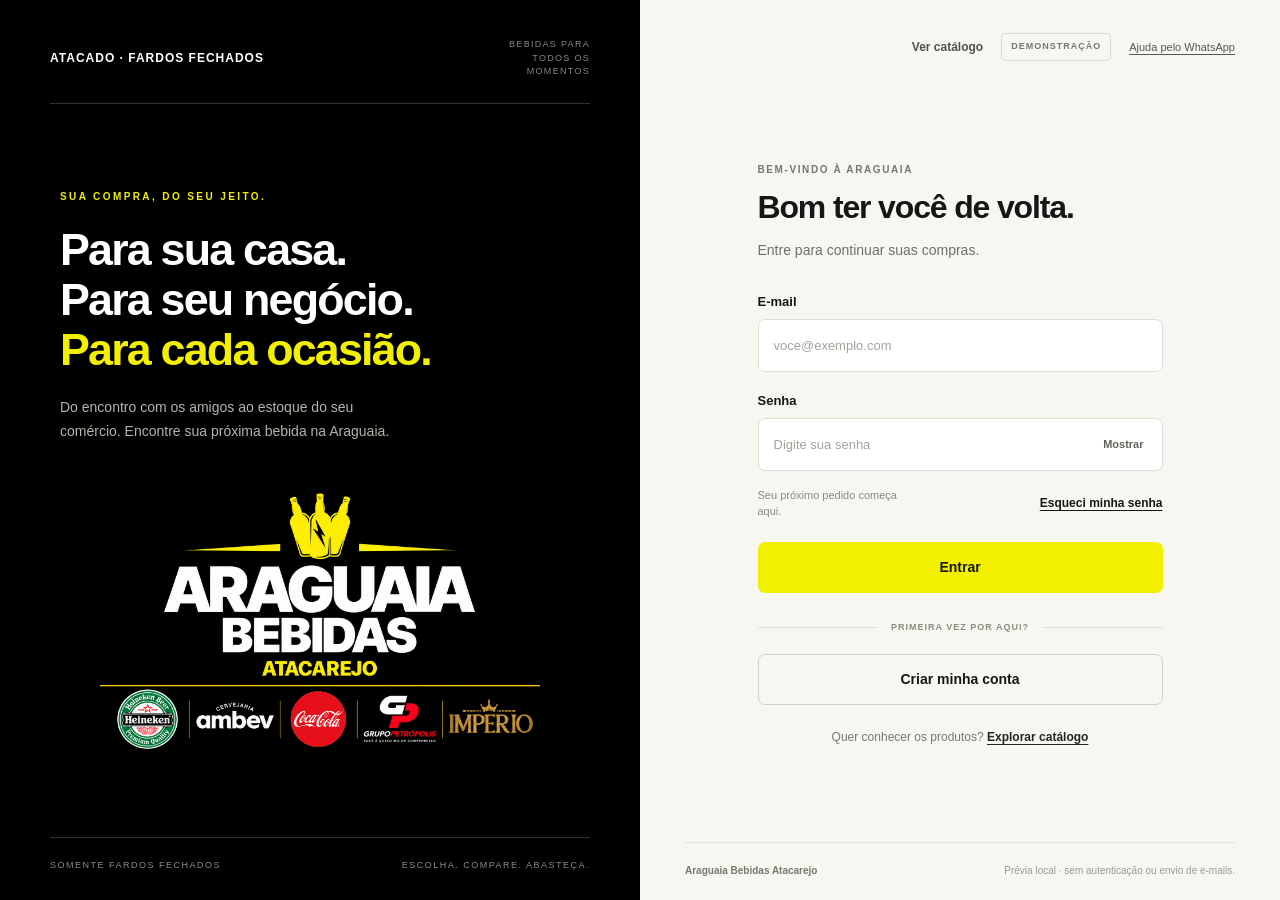
<file: index.html>
<!DOCTYPE html>
<html lang="pt-BR">

<head>
    <meta charset="UTF-8">
    <meta name="viewport" content="width=device-width, initial-scale=1">
    <meta name="theme-color" content="#080808">
    <meta name="description" content="Entrar — Araguaia Bebidas Atacarejo. Prévia da área do cliente.">
    <title>Entrar | Araguaia Bebidas</title>
    <link rel="icon" href="assets/logo.png">
    <link rel="stylesheet" href="style.css">
    <script src="acesso.js" defer></script>
</head>

<body class="page-login"><a class="skip-link" href="#main">Ir para o formulário</a>
    <div class="access-layout">
        <aside class="brand-panel" aria-label="Araguaia Bebidas Atacarejo">
            <div class="brand-top"><span>ATACADO · FARDOS FECHADOS</span><span class="brand-location">BEBIDAS PARA TODOS
                    OS MOMENTOS</span></div>
            <div class="brand-story">
                <p class="yellow-eyebrow">SUA COMPRA, DO SEU JEITO.</p>
                <h2>Para sua casa.<br>Para seu negócio.<br><em>Para cada ocasião.</em></h2>
                <p>Do encontro com os amigos ao estoque do seu comércio. Encontre sua próxima bebida na Araguaia.</p>
                <img class="brand-art" src="assets/marcas.png" alt="Araguaia Bebidas Atacarejo e marcas do catálogo">
            </div>
            <div class="brand-bottom"><span>SOMENTE FARDOS FECHADOS</span><span>ESCOLHA. COMPARE. ABASTEÇA.</span></div>
        </aside>
        <section class="form-panel">
            <header class="access-header"><a class="mobile-brand" href="index.html"
                    aria-label="Araguaia Bebidas, início"><img src="assets/logo.png"
                        alt="Araguaia Bebidas Atacarejo"></a><a class="catalog-link"
                    href="araguaia-loja-v1/index.html">Ver catálogo</a><span class="demo-badge">DEMONSTRAÇÃO</span><a
                    class="access-support" href="https://wa.me/5562984452600" target="_blank"
                    rel="noopener noreferrer">Ajuda pelo WhatsApp</a></header>
            <main id="main" class="form-card"><span class="form-eyebrow">BEM-VINDO À ARAGUAIA</span>
                <h1>Bom ter você de volta.</h1>
                <p class="intro">Entre para continuar suas compras.</p>
                <form id="login-form" novalidate>
                    <div class="fields">
                        <div class="field"><label for="email">E-mail</label><input id="email" name="email" type="email"
                                autocomplete="email" required maxlength="120" placeholder="voce@exemplo.com"
                                aria-describedby="email-error"><span class="field-error" id="email-error"></span></div>
                        <div class="field"><label for="password">Senha</label>
                            <div class="password-input"><input id="password" name="password" type="password"
                                    autocomplete="current-password" required maxlength="128"
                                    placeholder="Digite sua senha" aria-describedby="password-error"><button
                                    type="button" class="show-password" data-password="password"
                                    aria-controls="password" aria-pressed="false"
                                    aria-label="Mostrar senha">Mostrar</button></div><span class="field-error"
                                id="password-error"></span>
                        </div>
                    </div>
                    <div class="form-options"><span>Seu próximo pedido começa aqui.</span><a
                            href="recuperar-senha.html">Esqueci minha senha</a></div><button class="primary"
                        type="submit">Entrar</button>
                    <div class="form-status" role="status" tabindex="-1" hidden></div>
                </form>
                <div class="divider"><span>PRIMEIRA VEZ POR AQUI?</span></div><a class="secondary"
                    href="cadastrar.html">Criar minha conta</a>
                <p class="guest-link">Quer conhecer os produtos? <a href="araguaia-loja-v1/index.html">Explorar
                        catálogo</a></p>
            </main>
            <footer class="access-footer">
                <p>Araguaia Bebidas Atacarejo</p><span>Prévia local · sem autenticação ou envio de e-mails.</span>
            </footer>
        </section>
    </div><noscript>
        <p class="noscript">Ative o JavaScript para testar os formulários. A navegação entre as páginas continua
            disponível.</p>
    </noscript>
</body>

</html>
</file>
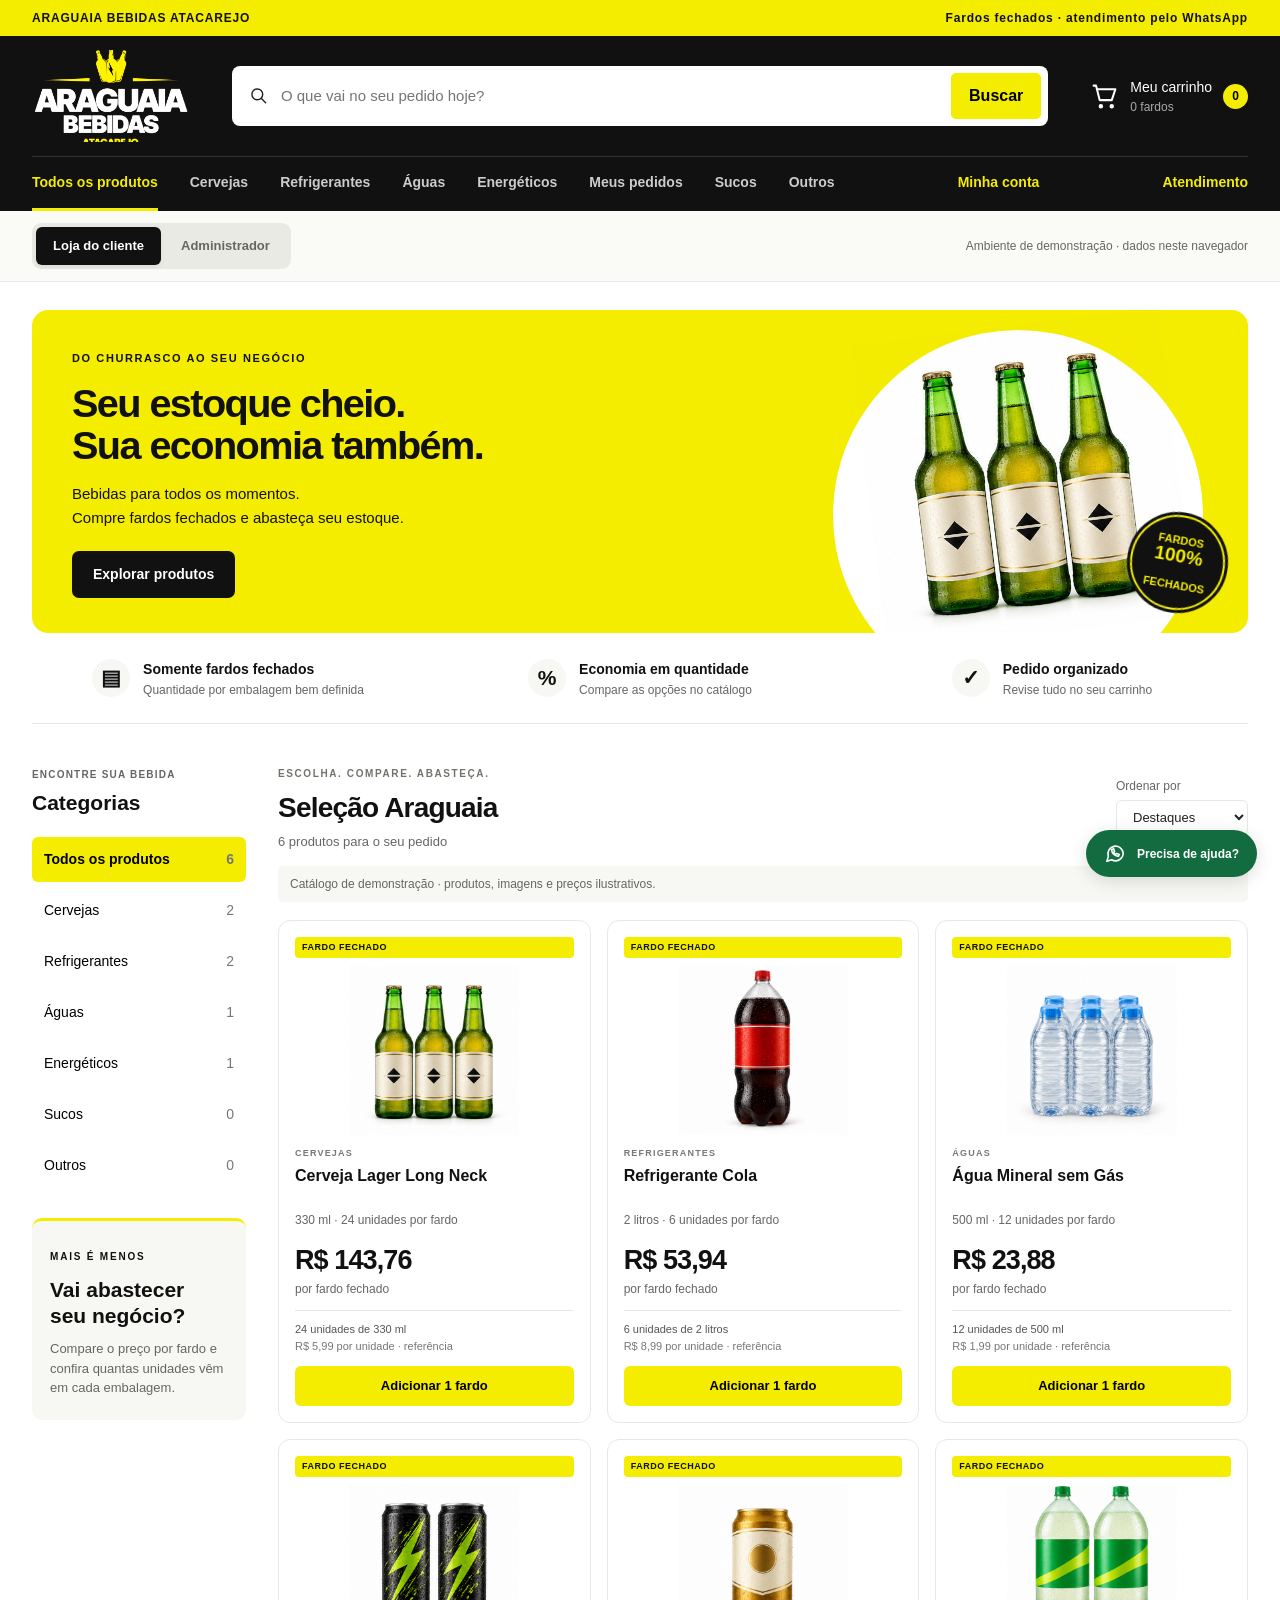
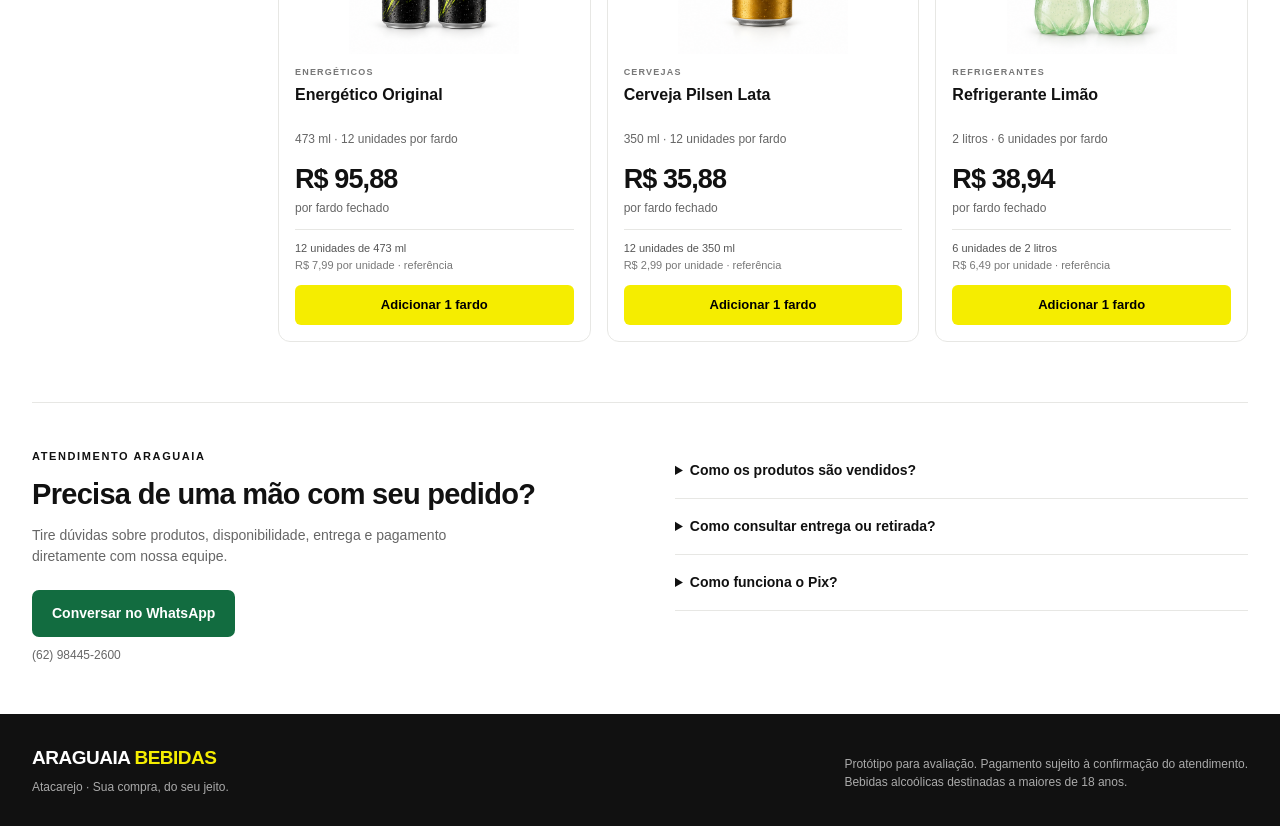
<file: araguaia-loja-v1/index.html>
<!DOCTYPE html>
<html lang="pt-BR">
<head>
  <meta charset="UTF-8">
  <meta name="viewport" content="width=device-width, initial-scale=1">
  <meta name="theme-color" content="#111111">
  <meta name="description" content="Araguaia Bebidas Atacarejo: catálogo de fardos fechados, cervejas, refrigerantes, águas e energéticos. Atendimento pelo WhatsApp.">
  <title>Araguaia Bebidas | Sua compra, do seu jeito.</title>
  <link rel="icon" href="assets/logo.png">
  <link rel="stylesheet" href="style.css">
  <script src="catalogo.js" defer></script>
  <script src="vendor/pdf-lib.min.js" defer></script>
  <script src="pedido-pdf.js" defer></script>
  <script src="script.js" defer></script>
  <script src="pedidos.js" defer></script>
</head>
<body>
  <div class="topbar"><div class="container"><span>ARAGUAIA BEBIDAS ATACAREJO</span><span>Fardos fechados · atendimento pelo WhatsApp</span></div></div>
  <header>
    <div class="container header-inner">
      <a class="brand" href="index.html" aria-label="Araguaia Bebidas, início"><img src="assets/logo.png" alt="Araguaia Bebidas Atacarejo"></a>
      <form class="search" role="search"><svg viewBox="0 0 24 24" aria-hidden="true"><circle cx="10" cy="10" r="6.5"/><path d="m15 15 5 5"/></svg><input type="search" id="search" placeholder="O que vai no seu pedido hoje?" aria-label="Buscar produtos"><button type="submit">Buscar</button></form>
      <button class="cart-trigger" id="open-cart"><svg viewBox="0 0 24 24" aria-hidden="true"><path d="M3 3h2l3 12h10l3-9H6"/><circle cx="9" cy="20" r="1"/><circle cx="18" cy="20" r="1"/></svg><span>Meu carrinho<strong id="cart-count">0 itens</strong></span><b id="cart-badge">0</b></button>
    </div>
    <nav class="container category-nav" aria-label="Categorias de produtos"><button class="active" data-category="Todos">Todos os produtos</button><button data-category="Cervejas">Cervejas</button><button data-category="Refrigerantes">Refrigerantes</button><button data-category="Águas">Águas</button><button data-category="Energéticos">Energéticos</button><button id="open-orders">Meus pedidos</button><a href="../index.html">Minha conta</a><a href="#suporte">Atendimento</a></nav>
  </header>
  <div class="mode-bar"><div class="container mode-inner"><div class="mode-switch" aria-label="Modo de visualização"><button id="client-mode" class="selected" aria-pressed="true">Loja do cliente</button><button id="admin-mode" aria-pressed="false">Administrador</button></div><span>Ambiente de demonstração · dados neste navegador</span></div></div>
  <main class="container" id="store-view">
    <section class="hero" aria-labelledby="hero-title">
      <div class="hero-copy"><span class="eyebrow">DO CHURRASCO AO SEU NEGÓCIO</span><h1 id="hero-title">Seu estoque cheio.<br>Sua economia também.</h1><p>Bebidas para todos os momentos.<br>Compre fardos fechados e abasteça seu estoque.</p><a class="dark-button" href="#ofertas">Explorar produtos</a></div>
      <div class="hero-art" aria-hidden="true"><div class="hero-circle"></div><div class="hero-products"></div><span class="hero-seal">FARDOS<br><b>100%</b><br>FECHADOS</span></div>
    </section>
    <div class="benefits"><div><span class="benefit-icon">▤</span><p><b>Somente fardos fechados</b><span>Quantidade por embalagem bem definida</span></p></div><div><span class="benefit-icon">%</span><p><b>Economia em quantidade</b><span>Compare as opções no catálogo</span></p></div><div><span class="benefit-icon">✓</span><p><b>Pedido organizado</b><span>Revise tudo no seu carrinho</span></p></div></div>
    <section id="ofertas" class="catalog" aria-labelledby="catalog-title">
      <aside>
        <p class="aside-label">ENCONTRE SUA BEBIDA</p><h2>Categorias</h2>
        <div class="side-categories"><button class="active" data-category="Todos">Todos os produtos <span>6</span></button><button data-category="Cervejas">Cervejas <span>2</span></button><button data-category="Refrigerantes">Refrigerantes <span>2</span></button><button data-category="Águas">Águas <span>1</span></button><button data-category="Energéticos">Energéticos <span>1</span></button></div>
        <div class="aside-note"><span>MAIS É MENOS</span><h3>Vai abastecer<br>seu negócio?</h3><p>Compare o preço por fardo e confira quantas unidades vêm em cada embalagem.</p></div>
      </aside>
      <div class="catalog-content"><div class="catalog-heading"><div><span class="eyebrow">ESCOLHA. COMPARE. ABASTEÇA.</span><h2 id="catalog-title">Seleção Araguaia</h2><p id="result-count" aria-live="polite">6 produtos para o seu pedido</p></div><label class="sort-label">Ordenar por<select id="sort"><option value="featured">Destaques</option><option value="low">Menor preço</option><option value="high">Maior preço</option></select></label></div>
      <p class="demo-notice">Catálogo de demonstração · produtos, imagens e preços ilustrativos.</p>
      <div class="product-grid" id="product-grid"></div><p class="empty-results" id="empty-results" hidden>Nenhum produto encontrado. Tente outro nome ou categoria.</p></div>
    </section>
  </main>
  <main class="container admin-view" id="admin-view" hidden>
    <div class="admin-heading"><div><span class="eyebrow">ARAGUAIA · GESTÃO DO CATÁLOGO</span><h1>Seus produtos, bem apresentados.</h1><p>Cadastre, ajuste o estoque e escolha o que aparece na loja.</p></div><button class="dark-button" id="new-product">+ Novo produto</button></div>
    <p class="admin-disclosure">Administrador de demonstração, sem senha. As alterações ficam somente neste navegador e não são compartilhadas com outros clientes.</p>
    <div class="admin-stats"><div><span>Produtos cadastrados</span><strong id="stat-total">0</strong></div><div><span>Visíveis na loja</span><strong id="stat-active">0</strong></div><div><span>Estoque baixo ou zerado</span><strong id="stat-low">0</strong></div></div>
    <section class="admin-products" aria-labelledby="admin-products-title"><div class="admin-toolbar"><div><h2 id="admin-products-title">Catálogo de produtos</h2><p>O estoque e as quantidades do carrinho são contados em fardos fechados.</p></div><label class="admin-search">Buscar no catálogo<input id="admin-search" type="search" placeholder="Nome ou categoria"></label><button class="secondary-button" id="export-catalog">Exportar catálogo</button></div><div class="table-wrap"><table><thead><tr><th scope="col">Produto</th><th scope="col">Preço</th><th scope="col">Estoque</th><th scope="col">Situação</th><th scope="col">Ações</th></tr></thead><tbody id="admin-table"></tbody></table></div><p id="admin-empty" class="empty-results" hidden>Nenhum produto encontrado.</p></section>
    <section class="admin-products order-management" aria-labelledby="orders-admin-title"><div class="admin-toolbar"><div><h2 id="orders-admin-title">Pedidos finalizados</h2><p>Pedidos locais com baixa de estoque, aguardando pagamento.</p></div><button class="secondary-button" id="export-orders">Exportar pedidos</button></div><div id="admin-orders" class="order-list"></div></section>
    <div class="admin-tip"><strong>Um bom cadastro vende melhor.</strong><p>Use fotos claras, informe a quantidade em ml ou litros e confira o preço antes de disponibilizar o produto.</p></div>
  </main>
  <dialog id="product-dialog" class="product-dialog" aria-labelledby="product-dialog-title"><div class="dialog-heading"><div><span class="eyebrow">GESTÃO DE PRODUTOS</span><h2 id="product-dialog-title">Novo produto</h2></div><button id="close-product" aria-label="Fechar cadastro">×</button></div>
    <form id="product-form"><div class="editor-layout"><div class="editor-fields">
      <label>Nome do produto<input id="product-name" name="name" required maxlength="80" placeholder="Ex.: Refrigerante Guaraná"></label>
      <div class="field-row"><label>Categoria<select id="product-category" name="category" required><option>Cervejas</option><option>Refrigerantes</option><option>Águas</option><option>Energéticos</option><option>Sucos</option><option>Outros</option></select></label><label>Volume / tamanho<input id="product-size" name="size" required maxlength="40" placeholder="Ex.: 2 litros"></label></div>
      <div class="field-row"><label>Preço do fardo (R$)<input id="product-price" name="price" type="number" min="0.01" max="99999" step="0.01" required placeholder="9,90"></label><label>Estoque (fardos)<input id="product-stock" name="stock" type="number" min="0" max="999999" step="1" required value="0"></label></div>
      <label>Unidades em cada fardo<input id="product-packqty" name="packQty" type="number" min="2" max="1000" step="1" required placeholder="Ex.: 12"><small>Ex.: 12 latas de 350 ml. Não há venda de unidades avulsas.</small></label>
      <label>Descrição curta<textarea id="product-description" name="description" rows="2" maxlength="180" placeholder="Detalhes que ajudam o cliente a escolher"></textarea></label>
      <label>Foto do produto<input id="product-image" type="file" accept="image/png,image/jpeg,image/webp"><small>PNG, JPG ou WebP · até 5 MB. A imagem será ajustada automaticamente.</small></label><button type="button" class="text-button" id="remove-image">Remover foto</button>
      <label class="checkbox-label"><input id="product-active" name="active" type="checkbox" checked> Disponibilizar na loja do cliente</label>
    </div><aside class="editor-preview"><span class="eyebrow">PRÉVIA NA LOJA</span><div id="product-preview"></div><p>Assim seu produto será apresentado ao cliente.</p></aside></div>
    <p id="product-error" class="form-error" role="alert" hidden></p><div class="editor-actions"><button type="button" class="secondary-button" id="cancel-product">Cancelar</button><button type="submit" class="dark-button" id="save-product">Salvar produto</button></div></form>
  </dialog>
  <dialog id="delete-dialog" aria-labelledby="delete-title"><div class="dialog-heading"><h2 id="delete-title">Excluir produto?</h2></div><p id="delete-message"></p><p class="cart-note">O produto será removido da loja e do carrinho deste navegador. Esta ação não pode ser desfeita.</p><div class="editor-actions"><button class="secondary-button" id="cancel-delete">Cancelar</button><button class="danger-button" id="confirm-delete">Excluir produto</button></div></dialog>

  <section class="support-section container" id="suporte" aria-labelledby="support-title"><div><span class="eyebrow">ATENDIMENTO ARAGUAIA</span><h2 id="support-title">Precisa de uma mão com seu pedido?</h2><p>Tire dúvidas sobre produtos, disponibilidade, entrega e pagamento diretamente com nossa equipe.</p><a class="whatsapp-button" href="https://wa.me/5562984452600" target="_blank" rel="noopener noreferrer">Conversar no WhatsApp</a><p class="support-number">(62) 98445-2600</p></div><div class="support-faq"><details><summary>Como os produtos são vendidos?</summary><p>Somente em fardos fechados. A quantidade de unidades e o volume de cada bebida aparecem no cartão do produto.</p></details><details><summary>Como consultar entrega ou retirada?</summary><p>Informe seu endereço ao atendimento para confirmar disponibilidade, prazo e custo antes de pagar.</p></details><details><summary>Como funciona o Pix?</summary><p>A chave informada é 6298610-9581, com favorecido Araguaia Atacarejo Bebidas. Confira os dados no banco e o total confirmado pelo atendimento. O site ainda não confirma transferências automaticamente.</p></details></div></section>
  <a class="floating-support" href="https://wa.me/5562984452600" target="_blank" rel="noopener noreferrer" aria-label="Falar com o suporte Araguaia pelo WhatsApp"><svg viewBox="0 0 24 24" aria-hidden="true"><path d="M20 11.5a8 8 0 0 1-12 7L3 20l1.5-5a8 8 0 1 1 15.5-3.5Z"/><path d="M8 8c0 4 4 7 7 7l1-2-3-1-1 1-2-2 1-1-1-3Z"/></svg><span>Precisa de ajuda?</span></a>
  <dialog id="checkout-dialog" aria-labelledby="checkout-title"><div class="dialog-heading"><div><span class="eyebrow">FARDOS FECHADOS</span><h2 id="checkout-title">Revisar seu pedido</h2></div><button id="close-checkout" aria-label="Fechar revisão">×</button></div><div id="checkout-summary"></div><div class="cart-total"><span>Subtotal dos produtos</span><strong id="checkout-total"></strong></div><p class="delivery-note">Entrega ou retirada e valores finais serão confirmados pelo atendimento. O frete não está incluído.</p><form id="checkout-form" class="order-form">
    <h3>Dados para sua via do pedido</h3>
    <label>Nome completo<input id="order-name" name="name" autocomplete="name" required minlength="2" maxlength="100" placeholder="Como devemos identificar seu pedido?"></label>
    <label>Telefone / WhatsApp<input id="order-phone" name="phone" type="tel" autocomplete="tel-national" inputmode="tel" required maxlength="20" placeholder="(62) 99999-9999"></label>
    <label>Observações de entrega ou retirada (opcional)<textarea id="order-notes" name="notes" rows="3" maxlength="500" placeholder="Informe endereço ou preferência de retirada"></textarea></label>
    <p class="cart-note">Ao finalizar, os fardos serão descontados do estoque deste navegador. O pedido ficará aguardando pagamento. O total não inclui frete.</p>
    <p id="checkout-error" class="form-error" role="alert" hidden></p>
    <button type="submit" id="finish-order" class="dark-button">Finalizar pedido sem pagamento</button>
  </form><section class="payment-box" aria-labelledby="payment-title"><h3 id="payment-title">Pagamento via Pix</h3><p>Chave informada</p><div class="pix-key"><code id="pix-key">6298610-9581</code><button class="secondary-button" id="copy-pix">Copiar chave</button></div><p class="pix-owner">Araguaia Atacarejo Bebidas</p><p class="payment-disclaimer">Preços de exemplo nesta prévia. Confirme o total, o estoque e o favorecido com a equipe antes de fazer uma transferência. Não há confirmação automática de pagamento.</p></section><div class="wallet-pending" id="wallet-option"><strong>Carteira digital</strong><p>Opção aguardando definição e integração.</p></div><a class="whatsapp-button checkout-whatsapp" id="order-whatsapp" href="https://wa.me/5562984452600" target="_blank" rel="noopener noreferrer">Conferir pedido no WhatsApp</a><p class="cart-note">O link abre uma mensagem com seu resumo. Você revisa e decide se deseja enviá-la. Para registrar o pedido e gerar sua via, use o botão “Finalizar pedido sem pagamento”.</p></dialog>
  <dialog id="orders-dialog" aria-labelledby="orders-title"><div class="dialog-heading"><div><span class="eyebrow">SUAS VIAS DO PEDIDO</span><h2 id="orders-title">Meus pedidos</h2></div><button id="close-orders" aria-label="Fechar meus pedidos">×</button></div><p class="cart-note">Histórico disponível somente neste navegador. Não há conta autenticada nesta demonstração.</p><div id="customer-orders" class="order-list"></div></dialog>
  <dialog id="receipt-dialog" aria-labelledby="receipt-title"><div class="dialog-heading"><div><span class="eyebrow">PEDIDO FINALIZADO</span><h2 id="receipt-title">Sua via do pedido</h2></div><button id="close-receipt" aria-label="Fechar via do pedido">×</button></div><div id="receipt-content"></div><div class="receipt-actions"><button class="dark-button" id="download-receipt">Baixar PDF do pedido</button><a class="whatsapp-button" id="receipt-whatsapp" href="https://wa.me/5562984452600" target="_blank" rel="noopener noreferrer">Enviar resumo ao atendimento</a></div><p id="pdf-feedback" class="cart-note" role="status"></p><p class="cart-note">Via do pedido. Não é nota fiscal nem comprovante de pagamento. O atendimento recebe o resumo somente se você enviá-lo pelo WhatsApp.</p></dialog>
  <footer><div class="container footer-inner"><div><strong>ARAGUAIA<span> BEBIDAS</span></strong><p>Atacarejo · Sua compra, do seu jeito.</p></div><p>Protótipo para avaliação. Pagamento sujeito à confirmação do atendimento.<br>Bebidas alcoólicas destinadas a maiores de 18 anos.</p></div></footer>
  <dialog id="cart-dialog" aria-labelledby="cart-title"><div class="dialog-heading"><div><span class="eyebrow">SEU PEDIDO</span><h2 id="cart-title">Meu carrinho</h2></div><button id="close-cart" aria-label="Fechar carrinho">×</button></div><div id="cart-items"></div><div class="cart-total"><span>Total estimado</span><strong id="cart-total">R$ 0,00</strong></div><p class="cart-note">Venda somente em fardos fechados. Estoque e preços ainda são locais e ilustrativos; confirme disponibilidade com o atendimento.</p><button class="dark-button" id="review-order">Revisar pedido e pagamento</button><button class="secondary-button cart-secondary" id="continue-shopping">Continuar comprando</button></dialog>
  <div id="toast" role="status" aria-live="polite"></div>
</body>
</html>
</file>
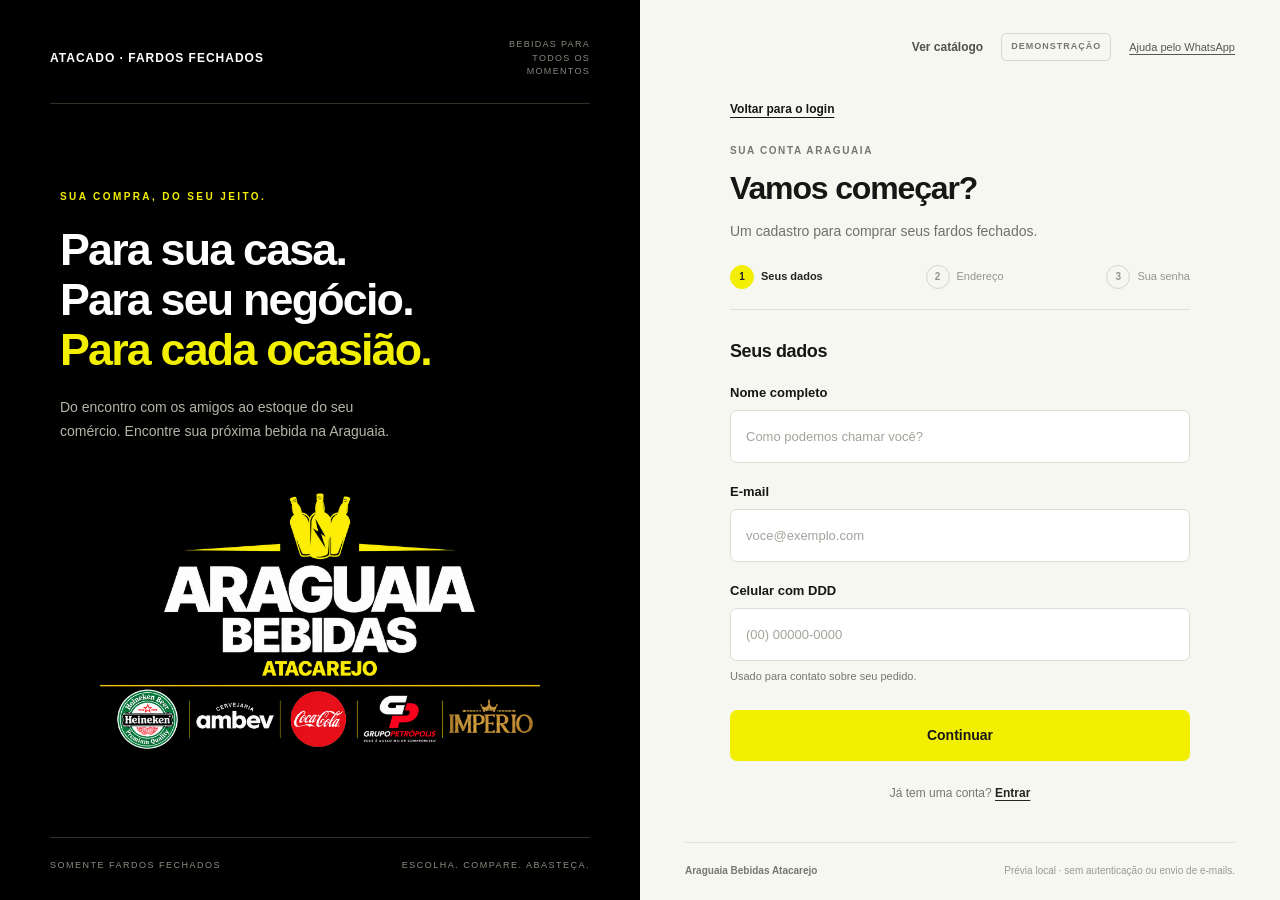
<file: cadastrar.html>
<!DOCTYPE html>
<html lang="pt-BR"><head><meta charset="UTF-8"><meta name="viewport" content="width=device-width, initial-scale=1"><meta name="theme-color" content="#080808"><meta name="description" content="Criar conta — Araguaia Bebidas Atacarejo. Prévia da área do cliente."><title>Criar conta | Araguaia Bebidas</title><link rel="icon" href="assets/logo.png"><link rel="stylesheet" href="cadastrar-se.css"><script src="acesso.js" defer></script></head>
<body class="page-register"><a class="skip-link" href="#main">Ir para o formulário</a><div class="access-layout">
<aside class="brand-panel" aria-label="Araguaia Bebidas Atacarejo"><div class="brand-top"><span>ATACADO · FARDOS FECHADOS</span><span class="brand-location">BEBIDAS PARA TODOS OS MOMENTOS</span></div><div class="brand-story"><p class="yellow-eyebrow">SUA COMPRA, DO SEU JEITO.</p><h2>Para sua casa.<br>Para seu negócio.<br><em>Para cada ocasião.</em></h2><p>Do encontro com os amigos ao estoque do seu comércio. Encontre sua próxima bebida na Araguaia.</p><img class="brand-art" src="assets/marcas.png" alt="Araguaia Bebidas Atacarejo e marcas do catálogo"></div><div class="brand-bottom"><span>SOMENTE FARDOS FECHADOS</span><span>ESCOLHA. COMPARE. ABASTEÇA.</span></div></aside>
<section class="form-panel"><header class="access-header"><a class="mobile-brand" href="index.html" aria-label="Araguaia Bebidas, início"><img src="assets/logo.png" alt="Araguaia Bebidas Atacarejo"></a><a class="catalog-link" href="araguaia-loja-v1/index.html">Ver catálogo</a><span class="demo-badge">DEMONSTRAÇÃO</span><a class="access-support" href="https://wa.me/5562984452600" target="_blank" rel="noopener noreferrer">Ajuda pelo WhatsApp</a></header><main id="main" class="form-card"><a class="back-link" href="index.html">Voltar para o login</a><span class="form-eyebrow">SUA CONTA ARAGUAIA</span><h1>Vamos começar?</h1><p class="intro">Um cadastro para comprar seus fardos fechados.</p>
<ol class="steps" aria-label="Etapas do cadastro"><li class="current" aria-current="step"><span>1</span>Seus dados</li><li><span>2</span>Endereço</li><li><span>3</span>Sua senha</li></ol>
<form id="register-form" novalidate>
<fieldset data-step="0"><legend>Seus dados</legend><div class="fields"><div class="field"><label for="name">Nome completo</label><input id="name" name="name" type="text" autocomplete="name" required minlength="3" maxlength="100" placeholder="Como podemos chamar você?" aria-describedby="name-error"><span class="field-error" id="name-error"></span></div><div class="field"><label for="email">E-mail</label><input id="email" name="email" type="email" autocomplete="email" required maxlength="120" placeholder="voce@exemplo.com" aria-describedby="email-error"><span class="field-error" id="email-error"></span></div><div class="field"><label for="phone">Celular com DDD</label><input id="phone" name="phone" type="tel" autocomplete="tel-national" required inputmode="tel" maxlength="16" placeholder="(00) 00000-0000" aria-describedby="phone-error phone-hint"><small class="hint" id="phone-hint">Usado para contato sobre seu pedido.</small><span class="field-error" id="phone-error"></span></div></div></fieldset>
<fieldset data-step="1" hidden><legend>Endereço de entrega</legend><p class="step-caption">Informe onde você gostaria de receber seus pedidos.</p><div class="fields"><div class="field"><label for="cep">CEP</label><input id="cep" name="cep" type="text" autocomplete="postal-code" required inputmode="numeric" maxlength="9" placeholder="00000-000" aria-describedby="cep-error cep-hint"><small class="hint" id="cep-hint">Preencha o endereço abaixo. Não há busca automática de CEP nesta prévia.</small><span class="field-error" id="cep-error"></span></div><div class="field"><label for="street">Rua / avenida</label><input id="street" name="street" type="text" autocomplete="address-line1" required maxlength="120" placeholder="Nome da rua" aria-describedby="street-error"><span class="field-error" id="street-error"></span></div><div class="field-row"><div class="field"><label for="number">Número</label><input id="number" name="number" type="text" autocomplete="off" required maxlength="12" placeholder="Ex.: 125 ou s/n" aria-describedby="number-error"><span class="field-error" id="number-error"></span></div><div class="field"><label for="complement">Complemento (opcional)</label><input id="complement" name="complement" type="text" autocomplete="address-line2" maxlength="60" placeholder="Apto., bloco…" aria-describedby="complement-error"><span class="field-error" id="complement-error"></span></div></div><div class="field"><label for="district">Bairro</label><input id="district" name="district" type="text" autocomplete="off" required maxlength="70" placeholder="Seu bairro" aria-describedby="district-error"><span class="field-error" id="district-error"></span></div><div class="field-row city-row"><div class="field"><label for="city">Cidade</label><input id="city" name="city" type="text" autocomplete="address-level2" required maxlength="70" placeholder="Sua cidade" aria-describedby="city-error"><span class="field-error" id="city-error"></span></div><div class="field"><label for="state">Estado</label><select id="state" name="state" required autocomplete="address-level1" aria-describedby="state-error"><option value="">UF</option><option>AC</option><option>AL</option><option>AP</option><option>AM</option><option>BA</option><option>CE</option><option>DF</option><option>ES</option><option>GO</option><option>MA</option><option>MT</option><option>MS</option><option>MG</option><option>PA</option><option>PB</option><option>PR</option><option>PE</option><option>PI</option><option>RJ</option><option>RN</option><option>RS</option><option>RO</option><option>RR</option><option>SC</option><option>SP</option><option>SE</option><option>TO</option></select><span class="field-error" id="state-error"></span></div></div></div></fieldset>
<fieldset data-step="2" hidden><legend>Crie sua senha</legend><div class="fields"><div class="field"><label for="new-password">Senha</label><div class="password-input"><input id="new-password" name="new-password" type="password" autocomplete="new-password" required minlength="8" maxlength="128" placeholder="Crie uma senha" aria-describedby="new-password-error new-password-hint"><button type="button" class="show-password" data-password="new-password" aria-controls="new-password" aria-pressed="false" aria-label="Mostrar senha">Mostrar</button></div><small class="hint" id="new-password-hint">Use pelo menos 8 caracteres. Evite dados pessoais e senhas já utilizadas.</small><span class="field-error" id="new-password-error"></span></div>
<ul class="password-checks" aria-label="Requisitos de senha"><li id="length-check">Pelo menos 8 caracteres</li><li id="match-check">Confirmação igual à senha</li></ul><div class="field"><label for="confirm-password">Confirmar senha</label><div class="password-input"><input id="confirm-password" name="confirm-password" type="password" autocomplete="new-password" required maxlength="128" placeholder="Digite a senha novamente" aria-describedby="confirm-password-error"><button type="button" class="show-password" data-password="confirm-password" aria-controls="confirm-password" aria-pressed="false" aria-label="Mostrar confirmar senha">Mostrar</button></div><span class="field-error" id="confirm-password-error"></span></div></div><p class="register-note">Esta é uma demonstração. Use dados fictícios: nenhuma conta será criada e sua senha não será salva.</p></fieldset>
<div class="step-actions"><button class="step-back" id="previous-step" type="button" hidden>Voltar</button><button class="primary" id="next-step" type="submit">Continuar</button></div><div class="form-status" role="status" tabindex="-1" hidden></div></form><p class="guest-link">Já tem uma conta? <a href="index.html">Entrar</a></p></main><footer class="access-footer"><p>Araguaia Bebidas Atacarejo</p><span>Prévia local · sem autenticação ou envio de e-mails.</span></footer></section></div><noscript><p class="noscript">Ative o JavaScript para testar os formulários. A navegação entre as páginas continua disponível.</p></noscript></body></html>
</file>
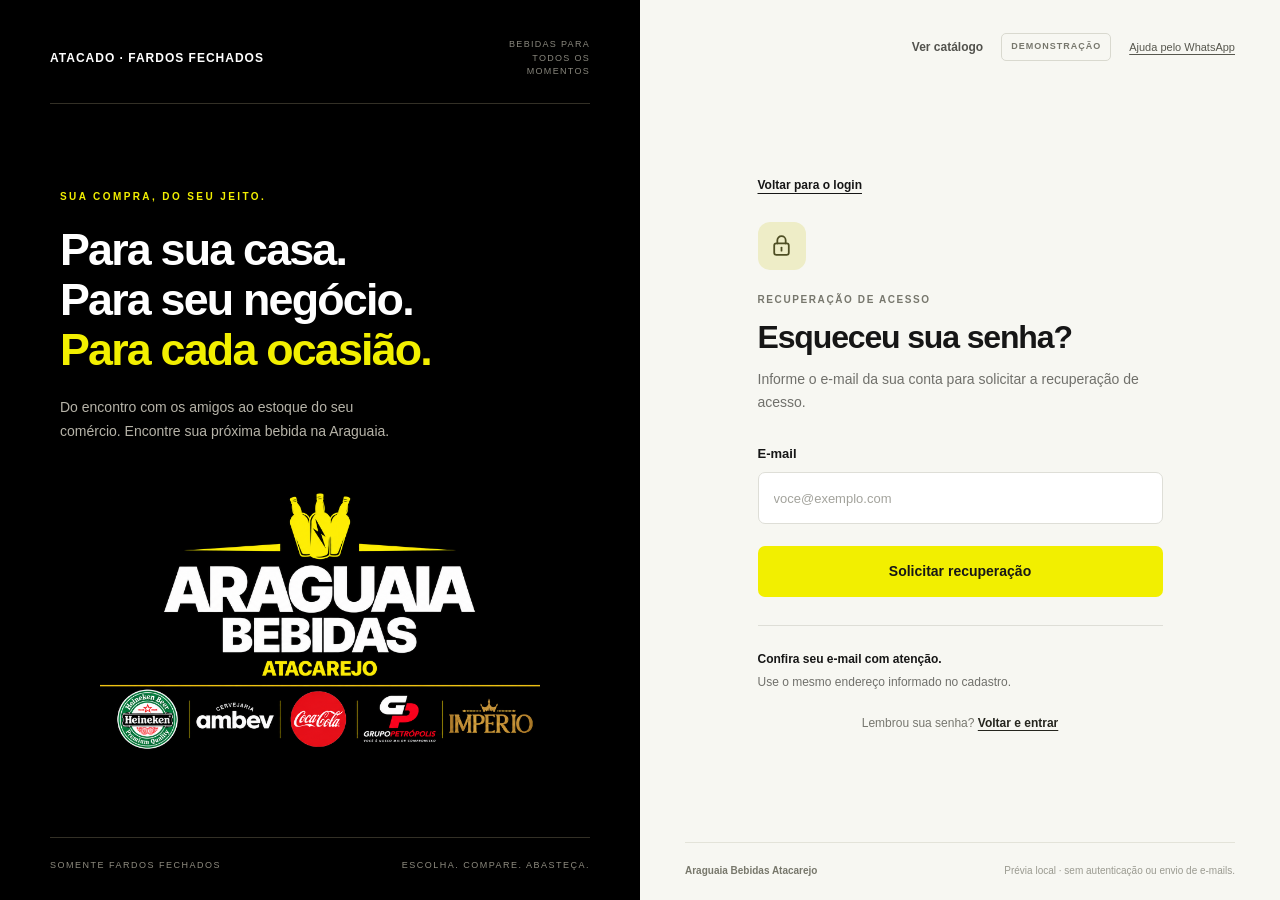
<file: recuperar-senha.html>
<!DOCTYPE html>
<html lang="pt-BR">

<head>
    <meta charset="UTF-8">
    <meta name="viewport" content="width=device-width, initial-scale=1">
    <meta name="theme-color" content="#080808">
    <meta name="description" content="Recuperar senha — Araguaia Bebidas Atacarejo. Prévia da área do cliente.">
    <title>Recuperar senha | Araguaia Bebidas</title>
    <link rel="icon" href="assets/logo.png">
    <link rel="stylesheet" href="recuperar-senha.css">
    <script src="acesso.js" defer></script>
</head>

<body class="page-recovery"><a class="skip-link" href="#main">Ir para o formulário</a>
    <div class="access-layout">
        <aside class="brand-panel" aria-label="Araguaia Bebidas Atacarejo">
            <div class="brand-top"><span>ATACADO · FARDOS FECHADOS</span><span class="brand-location">BEBIDAS PARA TODOS
                    OS MOMENTOS</span></div>
            <div class="brand-story">
                <p class="yellow-eyebrow">SUA COMPRA, DO SEU JEITO.</p>
                <h2>Para sua casa.<br>Para seu negócio.<br><em>Para cada ocasião.</em></h2>
                <p>Do encontro com os amigos ao estoque do seu comércio. Encontre sua próxima bebida na Araguaia.</p>
                <img class="brand-art" src="assets/marcas.png" alt="Araguaia Bebidas Atacarejo e marcas do catálogo">
            </div>
            <div class="brand-bottom"><span>SOMENTE FARDOS FECHADOS</span><span>ESCOLHA. COMPARE. ABASTEÇA.</span></div>
        </aside>
        <section class="form-panel">
            <header class="access-header"><a class="mobile-brand" href="index.html"
                    aria-label="Araguaia Bebidas, início"><img src="assets/logo.png"
                        alt="Araguaia Bebidas Atacarejo"></a><a class="catalog-link"
                    href="araguaia-loja-v1/index.html">Ver catálogo</a><span class="demo-badge">DEMONSTRAÇÃO</span><a
                    class="access-support" href="https://wa.me/5562984452600" target="_blank"
                    rel="noopener noreferrer">Ajuda pelo WhatsApp</a></header>
            <main id="main" class="form-card"><a class="back-link" href="index.html">Voltar para o login</a><span
                    class="lock-symbol" aria-hidden="true"><svg viewBox="0 0 24 24">
                        <rect x="5" y="10" width="14" height="11" rx="2" />
                        <path d="M8 10V7a4 4 0 0 1 8 0v3" />
                        <path d="M12 14v3" />
                    </svg></span><span class="form-eyebrow">RECUPERAÇÃO DE ACESSO</span>
                <h1>Esqueceu sua senha?</h1>
                <p class="intro">Informe o e-mail da sua conta para solicitar a recuperação de acesso.</p>
                <form id="recovery-form" novalidate>
                    <div class="field"><label for="email">E-mail</label><input id="email" name="email" type="email"
                            autocomplete="email" required maxlength="120" placeholder="voce@exemplo.com"
                            aria-describedby="email-error"><span class="field-error" id="email-error"></span></div>
                    <button class="primary" type="submit">Solicitar recuperação</button>
                    <div class="form-status" role="status" tabindex="-1" hidden></div>
                </form>
                <div class="recovery-help"><strong>Confira seu e-mail com atenção.</strong>
                    <p>Use o mesmo endereço informado no cadastro.</p>
                </div>
                <p class="guest-link">Lembrou sua senha? <a href="index.html">Voltar e entrar</a></p>
            </main>
            <footer class="access-footer">
                <p>Araguaia Bebidas Atacarejo</p><span>Prévia local · sem autenticação ou envio de e-mails.</span>
            </footer>
        </section>
    </div><noscript>
        <p class="noscript">Ative o JavaScript para testar os formulários. A navegação entre as páginas continua
            disponível.</p>
    </noscript>
</body>

</html>
</file>
<file: style.css>
/* Estilos compartilhados pelas três páginas de acesso da Araguaia. */
:root {
    --yellow: #f2ef00;
    --ink: #161616;
    --muted: #70706b;
    --line: #deded7;
    --paper: #f7f7f2;
    --error: #a52c22
}

* {
    box-sizing: border-box;
    margin: 0;
    padding: 0
}

[hidden] {
    display: none !important
}

body {
    font-family: Arial, Helvetica, sans-serif;
    color: var(--ink);
    background: var(--paper);
    line-height: 1.5
}

button,
input,
select,
textarea {
    font: inherit
}

button,
a {
    -webkit-tap-highlight-color: transparent;
    touch-action: manipulation
}

a {
    color: inherit
}

button {
    cursor: pointer
}

button:disabled {
    cursor: wait;
    opacity: .65
}

button:focus-visible,
a:focus-visible,
select:focus-visible {
    outline: 3px solid #287dc0;
    outline-offset: 4px
}

input:focus,
select:focus {
    outline: none;
    border-color: #686823;
    box-shadow: 0 0 0 3px #efedb1
}

svg {
    width: 25px;
    height: 25px;
    fill: none;
    stroke: currentColor;
    stroke-width: 1.7;
    stroke-linecap: round;
    stroke-linejoin: round
}

.skip-link {
    position: fixed;
    top: -100px;
    left: 20px;
    z-index: 10;
    background: var(--yellow);
    padding: 12px;
    border-radius: 5px
}

.skip-link:focus {
    top: 15px
}

.access-layout {
    display: grid;
    grid-template-columns: 1fr 1fr;
    min-height: 100svh
}

.brand-panel {
    position: sticky;
    top: 0;
    align-self: start;
    min-height: 100svh;
    background: #050100;
    color: white;
    display: flex;
    flex-direction: column;
    justify-content: space-between;
    padding: 38px 50px 28px;
    overflow: hidden
}

.brand-top {
    display: flex;
    align-items: center;
    justify-content: space-between;
    gap: 18px;
    border-bottom: 1px solid #333026;
    padding-bottom: 24px
}

.brand-top>span:first-child {
    font-size: 12px;
    font-weight: 700;
    letter-spacing: 1px
}

.brand-top b {
    color: var(--yellow);
    padding: 0 4px
}

.brand-location {
    font-size: 9px;
    letter-spacing: 1.3px;
    color: #88867c;
    max-width: 120px;
    text-align: right
}

.brand-story {
    max-width: 520px;
    margin: auto;
    width: 100%;
    padding: 36px 0 25px
}

.yellow-eyebrow {
    font-size: 10px;
    font-weight: 700;
    letter-spacing: 2.4px;
    color: var(--yellow);
    margin-bottom: 20px
}

.brand-story h2 {
    font-size: clamp(36px, 3.5vw, 54px);
    line-height: 1.12;
    letter-spacing: -1.8px;
    font-weight: 750
}

.brand-story em {
    font-style: normal;
    color: var(--yellow)
}

.brand-story>p:not(.yellow-eyebrow) {
    max-width: 355px;
    font-size: 14px;
    line-height: 1.75;
    color: #b6b3a8;
    margin-top: 20px
}

.brand-art {
    display: block;
    width: min(100%, 440px);
    height: auto;
    margin: 25px auto 0
}

.brand-bottom {
    display: flex;
    justify-content: space-between;
    border-top: 1px solid #333026;
    padding-top: 21px;
    font-size: 9px;
    letter-spacing: 1.5px;
    color: #8e8b7f;
    gap: 15px
}

.form-panel {
    padding: 28px 45px 22px;
    min-height: 100svh;
    display: flex;
    flex-direction: column
}

.access-header {
    display: flex;
    align-items: center;
    justify-content: flex-end;
    gap: 18px;
    min-height: 38px
}

.catalog-link {
    font-size: 12px;
    font-weight: 600;
    text-decoration: none;
    color: #52524d
}

.catalog-link:hover {
    text-decoration: underline
}

.demo-badge {
    font-size: 9px;
    font-weight: 700;
    letter-spacing: 1px;
    padding: 6px 9px;
    border: 1px solid #d9d9cf;
    border-radius: 5px;
    color: #77776d
}

.mobile-brand {
    display: none
}

.form-card {
    max-width: 405px;
    width: 100%;
    margin: auto;
    min-width: 0;
    padding: 40px 0
}

.form-eyebrow {
    display: block;
    color: #77776d;
    font-size: 10px;
    font-weight: bold;
    letter-spacing: 1.6px;
    margin-bottom: 12px
}

.form-card h1 {
    font-size: 32px;
    line-height: 1.15;
    letter-spacing: -1.15px;
    font-weight: 750
}

.intro {
    font-size: 14px;
    color: var(--muted);
    margin-top: 13px;
    margin-bottom: 30px;
    line-height: 1.65
}

.fields {
    display: flex;
    flex-direction: column;
    gap: 19px
}

.field {
    min-width: 0
}

.field>label {
    display: block;
    font-size: 13px;
    font-weight: 600;
    margin-bottom: 8px
}

.field input,
.field select {
    border: 1px solid var(--line);
    background: white;
    border-radius: 7px;
    width: 100%;
    padding: 14px 15px;
    color: #171717;
    min-width: 0;
    font-size: 15px;
    transition: border-color .15s, box-shadow .15s
}

.field input::placeholder {
    color: #a3a39c;
    font-size: 13px
}

.password-input {
    position: relative
}

.password-input input {
    padding-right: 85px
}

.show-password {
    position: absolute;
    right: 13px;
    top: 50%;
    transform: translateY(-50%);
    border: 0;
    background: transparent;
    color: #63635a;
    font-size: 11px;
    padding: 6px;
    font-weight: 600
}

.hint {
    display: block;
    font-size: 11px;
    line-height: 1.6;
    color: #77776f;
    margin-top: 7px
}

.field-error {
    display: block;
    color: var(--error);
    font-size: 12px;
    line-height: 1.4;
    margin-top: 6px
}

.field-error:empty {
    display: none
}

.field [aria-invalid=true] {
    border-color: #b33c30;
    box-shadow: 0 0 0 2px #f5ded6
}

.form-options {
    display: flex;
    align-items: center;
    justify-content: space-between;
    gap: 12px;
    font-size: 11px;
    margin: 16px 0 22px
}

.form-options>span {
    color: #8a8a80;
    max-width: 150px
}

.form-options a {
    font-size: 12px;
    font-weight: 600;
    text-underline-offset: 3px
}

.primary {
    display: flex;
    align-items: center;
    justify-content: center;
    width: 100%;
    border: 0;
    background: var(--yellow);
    color: #171717;
    border-radius: 7px;
    padding: 15px;
    font-size: 14px;
    font-weight: 700;
    transition: background .15s
}

.primary:hover {
    background: #e3e000
}

.primary:active {
    background: #d7d400
}

.secondary {
    display: flex;
    align-items: center;
    justify-content: center;
    width: 100%;
    border: 1px solid #d1d1c8;
    background: transparent;
    border-radius: 7px;
    padding: 14px;
    text-decoration: none;
    font-size: 14px;
    font-weight: 600
}

.secondary:hover {
    background: #ededdf
}

.divider {
    display: flex;
    align-items: center;
    gap: 13px;
    margin: 28px 0 20px;
    color: #8c8c80;
    font-size: 9px;
    font-weight: 700;
    letter-spacing: 1px;
    white-space: nowrap
}

.divider::before,
.divider::after {
    content: '';
    flex: 1;
    height: 1px;
    background: #deded4
}

.guest-link {
    font-size: 12px;
    text-align: center;
    color: #77776f;
    margin-top: 23px
}

.guest-link a {
    color: #25251e;
    font-weight: 600;
    text-underline-offset: 3px
}

.access-footer {
    display: flex;
    justify-content: space-between;
    gap: 12px;
    padding-top: 20px;
    border-top: 1px solid #e3e3d9;
    font-size: 10px;
    color: #9a9a90
}

.access-footer p {
    font-weight: 600;
    color: #77776b;
    white-space: nowrap
}

.back-link {
    display: inline-block;
    font-size: 12px;
    font-weight: 600;
    text-underline-offset: 4px;
    margin-bottom: 25px
}

.form-status {
    background: white;
    border: 1px solid #dadaca;
    border-left: 3px solid #a7a32a;
    border-radius: 6px;
    padding: 15px;
    margin-top: 20px;
    font-size: 13px;
    color: #515145;
    line-height: 1.65
}

.form-status strong {
    display: block;
    color: #222;
    margin-bottom: 5px
}

.form-status a {
    display: block;
    color: #222;
    font-weight: 600;
    text-underline-offset: 3px;
    margin-top: 10px
}

.noscript {
    padding: 16px;
    background: var(--yellow);
    text-align: center;
    font-size: 14px
}

@media(min-width:1550px) {
    .brand-panel {
        padding-inline: 70px
    }

    .brand-story {
        max-width: 560px
    }

    .brand-story h2 {
        font-size: 58px
    }

    .brand-art {
        width: 460px
    }

    .form-card {
        max-width: 430px
    }
}

@media(max-width:1100px) {
    .brand-panel {
        padding: 30px
    }

    .form-panel {
        padding: 26px 30px 22px
    }

    .brand-story h2 {
        font-size: 38px
    }

    .brand-location {
        display: none
    }

    .access-footer {
        flex-direction: column;
        gap: 3px
    }

    .form-options {
        gap: 8px
    }

    .form-card h1 {
        font-size: 29px
    }
}

@media(max-width:760px) {
    .access-layout {
        grid-template-columns: 1fr
    }

    .brand-panel {
        display: none
    }

    .form-panel {
        padding: 0 24px 22px;
        min-height: 100svh
    }

    .access-header {
        padding: 14px 0;
        gap: 12px;
        justify-content: space-between;
        border-bottom: 1px solid #e0e0d7
    }

    .mobile-brand {
        display: block;
        position: relative;
        overflow: hidden;
        width: 135px;
        height: 72px;
        background: #050100;
        border-radius: 5px;
        margin-right: auto;
        flex-shrink: 0
    }

    .mobile-brand img {
        width: 170px;
        max-width: none;
        position: absolute;
        top: -43px;
        left: -18px
    }

    .catalog-link {
        font-size: 11px
    }

    .demo-badge {
        font-size: 8px;
        padding: 5px 6px;
        letter-spacing: .5px
    }

    .form-card {
        max-width: 440px;
        padding: 36px 0 40px
    }

    .form-card h1 {
        font-size: 30px
    }

    .intro {
        font-size: 14px;
        margin-bottom: 26px
    }

    .form-options>span {
        font-size: 10px
    }

    .access-footer {
        margin-top: auto;
        font-size: 10px
    }

    .field input,
    .field select {
        font-size: 16px
    }

    .guest-link {
        font-size: 12px
    }

    .form-card .back-link {
        margin-bottom: 24px
    }
}

@media(max-width:380px) {
    .form-panel {
        padding-inline: 18px
    }

    .mobile-brand {
        width: 115px;
        height: 63px
    }

    .mobile-brand img {
        width: 147px;
        left: -16px;
        top: -38px
    }

    .catalog-link {
        font-size: 10px
    }

    .demo-badge {
        font-size: 7px
    }

    .access-header {
        gap: 8px
    }

    .form-options {
        flex-wrap: wrap
    }

    .form-card h1 {
        font-size: 27px
    }
}

@media(prefers-reduced-motion:reduce) {
    * {
        transition: none !important
    }
}

/* Mantém a marca inteira no cabeçalho compacto. */
.brand-panel {
    background: #000
}

@media(max-width:760px) {
    .mobile-brand {
        height: 83px
    }

    .mobile-brand img {
        width: 160px;
        top: -31px;
        left: -12px
    }
}

@media(max-width:380px) {
    .mobile-brand {
        height: 75px
    }

    .mobile-brand img {
        width: 147px;
        top: -29px;
        left: -16px
    }
}

.access-support {
    font-size: 11px;
    color: #57574e;
    text-underline-offset: 3px;
    white-space: nowrap
}

@media(max-width:760px) {
    .access-header {
        flex-wrap: wrap
    }

    .access-support {
        flex-basis: 100%;
        text-align: right;
        font-size: 11px;
        margin-top: -6px
    }
}
</file>
<file: araguaia-loja-v1/style.css>
/* Identidade visual e configurações gerais */
:root{--yellow:#f5ed00;--black:#111;--muted:#666;--line:#e7e7e4;--surface:#f7f7f4;--radius:12px}
*{box-sizing:border-box;margin:0;padding:0}html{scroll-behavior:smooth;scroll-padding-top:30px}body{font-family:Arial,Helvetica,sans-serif;color:var(--black);background:#fff;line-height:1.5}button,input,select{font:inherit}button,a,input,select{-webkit-tap-highlight-color:transparent}button,a{touch-action:manipulation}button{cursor:pointer}a{color:inherit;text-decoration:none}button{border:0}button:focus-visible,a:focus-visible,input:focus-visible,select:focus-visible{outline:3px solid #2977b8;outline-offset:4px}.container{width:min(1280px,calc(100% - 64px));margin-inline:auto}svg{width:24px;height:24px;fill:none;stroke:currentColor;stroke-width:1.7;stroke-linecap:round;stroke-linejoin:round}
/* Cabeçalho */
.topbar{background:var(--yellow);font-size:12px;font-weight:700;letter-spacing:.8px;padding:9px 0}.topbar .container{display:flex;justify-content:space-between}header{background:var(--black);color:white}.header-inner{display:flex;align-items:center;gap:42px;padding-block:14px}.brand{width:158px;flex-shrink:0;height:92px;overflow:hidden;position:relative}.brand img{width:196px;position:absolute;left:-19px;top:-47px}.search{display:flex;align-items:center;gap:12px;border-radius:8px;background:white;color:#222;padding:7px 7px 7px 17px;flex:1}.search input{border:0;outline:none;min-width:0;width:100%;font-size:15px}.search button{padding:11px 18px;border-radius:5px;background:var(--yellow);font-weight:700}.cart-trigger{display:flex;align-items:center;gap:11px;background:transparent;color:white;font-size:14px;text-align:left}.cart-trigger svg{width:29px;height:29px}.cart-trigger strong{display:block;color:#aaa;font-size:12px;font-weight:400}.cart-trigger b{display:grid;place-items:center;background:var(--yellow);color:black;border-radius:50%;width:25px;height:25px;font-size:12px}.category-nav{display:flex;align-items:center;gap:32px;border-top:1px solid #303030;overflow:auto;white-space:nowrap}.category-nav button,.category-nav a{padding:15px 0;background:transparent;color:#ccc;font-size:14px;font-weight:600;border-bottom:3px solid transparent}.category-nav .active{color:var(--yellow);border-bottom-color:var(--yellow)}.category-nav a{margin-left:auto;color:var(--yellow)}
/* Destaque e vantagens */
.hero{display:grid;grid-template-columns:1.2fr 1fr;background:var(--yellow);border-radius:16px;margin-top:28px;overflow:hidden;min-height:300px;position:relative}.hero-copy{padding:35px 40px;z-index:1}.eyebrow{font-size:11px;font-weight:800;letter-spacing:1.6px}.hero h1{font-size:clamp(28px,3.1vw,43px);line-height:1.08;letter-spacing:-1.6px;margin:13px 0 15px}.hero p{font-size:15px;line-height:1.6}.dark-button{display:inline-flex;align-items:center;justify-content:center;border-radius:7px;background:var(--black);color:white;font-size:14px;font-weight:700;padding:13px 21px}.hero .dark-button{margin-top:21px}.hero-art{position:relative;min-height:300px;overflow:hidden}.hero-circle{position:absolute;width:370px;height:370px;border-radius:50%;background:#fff;right:45px;top:20px}.hero-products{position:absolute;width:310px;height:310px;right:70px;top:15px;background-image:url('assets/produtos.png');background-size:300% 200%;background-position:0 0;mix-blend-mode:multiply;transform:rotate(-7deg)}.hero-seal{position:absolute;right:23px;bottom:23px;background:var(--black);color:var(--yellow);width:95px;height:95px;border-radius:50%;display:flex;flex-direction:column;align-items:center;justify-content:center;font-size:11px;line-height:1.1;font-weight:800;transform:rotate(10deg);border:2px solid var(--yellow);outline:3px solid #111}.hero-seal b{font-size:19px}.benefits{display:grid;grid-template-columns:repeat(3,1fr);border-bottom:1px solid var(--line);padding:24px 0;gap:20px}.benefits>div{display:flex;gap:13px;align-items:center;justify-content:center}.benefit-icon{background:var(--surface);width:38px;height:38px;border-radius:50%;display:grid;place-items:center;font-weight:bold;font-size:21px}.benefits b{font-size:14px}.benefits p>span{display:block;font-size:12px;color:var(--muted)}
/* Catálogo */
.catalog{display:grid;grid-template-columns:214px 1fr;gap:32px;padding:36px 0 60px}.aside-label{font-size:10px;letter-spacing:1.2px;color:var(--muted);font-weight:700;margin:7px 0 5px}aside h2{font-size:21px;margin-bottom:18px}.side-categories{display:flex;flex-direction:column;gap:6px}.side-categories button{display:flex;justify-content:space-between;background:white;padding:12px;text-align:left;border-radius:6px;font-size:14px}.side-categories button span{color:#777}.side-categories .active{background:var(--yellow);font-weight:700}.aside-note{background:var(--surface);border-radius:10px;margin-top:30px;padding:22px 18px;border-top:3px solid var(--yellow)}.aside-note>span{font-size:10px;letter-spacing:1.8px;font-weight:800}.aside-note h3{font-size:21px;line-height:1.25;margin:10px 0}.aside-note p{font-size:13px;color:var(--muted)}.catalog-heading{display:flex;justify-content:space-between;align-items:center;gap:16px;margin-bottom:14px}.catalog-heading .eyebrow{color:#73736b;font-size:10px}.catalog-heading h2{font-size:28px;letter-spacing:-.8px;margin:3px 0}.catalog-heading p{font-size:13px;color:var(--muted)}.sort-label{font-size:12px;color:var(--muted);display:flex;flex-direction:column;gap:5px}.sort-label select{padding:8px 25px 8px 12px;background:white;border:1px solid var(--line);border-radius:6px;color:#222;font-size:13px}.demo-notice{font-size:12px;color:#666;background:var(--surface);padding:9px 12px;border-radius:5px;margin-bottom:18px}.product-grid{display:grid;grid-template-columns:repeat(3,minmax(0,1fr));gap:16px}.product-card{position:relative;border:1px solid var(--line);border-radius:var(--radius);padding:16px;background:#fff;transition:box-shadow .2s,transform .2s}.product-card:hover{transform:translateY(-3px);box-shadow:0 8px 25px #0000000c}.tag{display:inline-block;position:relative;z-index:1;background:var(--yellow);font-size:9px;font-weight:800;letter-spacing:.5px;padding:4px 7px;border-radius:4px}.tag.neutral{background:var(--surface);color:#5c5c55}.product-photo{width:170px;height:170px;max-width:100%;margin:7px auto 12px;background-image:url('assets/produtos.png');background-size:300% 200%;background-repeat:no-repeat}.photo-1{background-position:0 0}.photo-2{background-position:50% 0}.photo-3{background-position:100% 0}.photo-4{background-position:0 100%}.photo-5{background-position:50% 100%}.photo-6{background-position:100% 100%}.product-category{font-size:9px;letter-spacing:1.2px;color:#777;font-weight:700}.product-card h3{font-size:16px;line-height:1.3;margin-top:5px;min-height:42px}.size{font-size:12px;color:var(--muted);margin-top:3px}.price{font-size:29px;font-weight:800;letter-spacing:-.9px;margin-top:12px;line-height:1.2}.price>span{font-size:15px;letter-spacing:0}.wholesale{font-size:11px;margin-top:12px;border-top:1px solid var(--line);padding-top:10px;color:#555}.wholesale b{color:#222}.wholesale small{display:block;font-size:11px;color:#777}.add-button{margin-top:15px;border-radius:6px;width:100%;background:var(--yellow);display:flex;align-items:center;justify-content:space-between;padding:10px 14px;font-size:14px;font-weight:700}.add-button span{font-size:21px;line-height:1}.add-button:hover,.search button:hover{background:#e2da00}.empty-results{padding:40px 20px;background:var(--surface);border-radius:10px;text-align:center;font-size:15px}
/* Rodapé e carrinho de demonstração */
footer{background:var(--black);color:white;padding:30px 0}.footer-inner{display:flex;align-items:center;justify-content:space-between;gap:25px}.footer-inner strong{font-size:19px;letter-spacing:-.5px}.footer-inner strong span{color:var(--yellow)}.footer-inner p{font-size:12px;color:#aaa;margin-top:5px}dialog{position:fixed;inset:0;margin:auto;border:0;border-radius:16px;padding:28px;width:min(490px,calc(100% - 28px));max-height:85vh;overflow:auto;box-shadow:0 20px 90px #0004}dialog::backdrop{background:#0009}.dialog-heading{display:flex;align-items:center;justify-content:space-between;margin-bottom:24px}.dialog-heading h2{font-size:26px}.dialog-heading button{border-radius:50%;width:36px;height:36px;background:var(--surface);font-size:25px}.cart-line{padding:16px 0;border-top:1px solid var(--line);display:flex;align-items:center;justify-content:space-between;gap:12px}.cart-line h3{font-size:14px}.cart-line p{font-size:12px;color:var(--muted)}.quantity{display:flex;align-items:center;gap:12px}.quantity button{width:30px;height:30px;border-radius:4px;background:var(--surface);font-size:20px}.cart-total{display:flex;justify-content:space-between;border-top:1px solid var(--line);padding-top:20px;margin-top:20px}.cart-total strong{font-size:24px}.cart-note{font-size:12px;color:var(--muted);margin:15px 0 20px}dialog>.dark-button{width:100%}#toast{position:fixed;bottom:25px;left:50%;transform:translate(-50%,20px);background:#111;color:white;border-radius:8px;padding:12px 20px;font-size:14px;box-shadow:0 5px 20px #0002;opacity:0;pointer-events:none;transition:.2s;max-width:90vw;z-index:5}#toast.visible{opacity:1;transform:translate(-50%,0)}
/* Adaptação para tablets e celulares */
@media(min-width:1500px){.hero h1{font-size:46px}}
@media(max-width:1000px){.container{width:calc(100% - 36px)}.header-inner{gap:22px}.category-nav{gap:24px}.catalog{grid-template-columns:175px 1fr;gap:20px}.product-grid{grid-template-columns:repeat(2,minmax(0,1fr))}.hero-copy{padding:30px}.hero-circle{right:-20px}.hero-products{right:10px}.hero-seal{right:10px}.benefits>div{justify-content:flex-start}.benefits p>span{font-size:11px}}
@media(max-width:650px){.container{width:calc(100% - 28px)}.topbar{font-size:9px}.topbar .container>span:last-child{display:none}.header-inner{flex-wrap:wrap;justify-content:space-between;gap:12px;padding-block:10px}.brand{height:74px;width:135px}.brand img{width:169px;left:-17px;top:-43px}.cart-trigger{font-size:12px}.cart-trigger svg{width:24px}.search{order:3;flex-basis:100%}.search input{font-size:14px}.search button{padding:10px 12px}.category-nav{gap:23px}.category-nav button,.category-nav a{font-size:12px;padding:13px 0}.hero{margin-top:18px;min-height:250px;grid-template-columns:1fr}.hero-copy{padding:26px 22px}.hero .eyebrow{font-size:9px}.hero h1{font-size:31px;letter-spacing:-1px;max-width:300px}.hero p{font-size:13px;max-width:240px}.hero-art{display:none}.hero .dark-button{margin-top:17px;font-size:13px}.benefits{grid-template-columns:1fr 1fr;padding:19px 0;gap:12px}.benefits>div:last-child{display:none}.benefit-icon{width:28px;height:28px;flex-shrink:0;font-size:17px}.benefits>div{gap:8px}.benefits b{font-size:11px}.benefits p>span{font-size:10px}.catalog{display:block;padding-top:24px}.catalog aside{display:none}.catalog-heading{align-items:flex-start}.catalog-heading .eyebrow{font-size:8px;letter-spacing:1px}.catalog-heading h2{font-size:23px}.catalog-heading p{font-size:11px}.sort-label{font-size:10px}.sort-label select{font-size:11px;width:115px;padding:8px}.demo-notice{font-size:10px}.product-grid{gap:10px}.product-card{padding:11px}.tag{font-size:7px;letter-spacing:0;padding:4px 5px}.product-photo{width:140px;height:140px;margin:8px auto}.product-card h3{font-size:14px;min-height:37px}.product-category{font-size:8px}.size{font-size:10px}.price{font-size:25px}.price span{font-size:13px}.wholesale{font-size:10px}.wholesale small{font-size:10px}.add-button{font-size:12px;padding:10px}.footer-inner{display:block}.footer-inner>p{margin-top:18px}.cart-line{flex-wrap:wrap}}
@media(prefers-reduced-motion:reduce){html{scroll-behavior:auto}*{transition:none!important}}

/* Cliente e administrador — protótipo com catálogo salvo no navegador */
[hidden]{display:none!important}button:disabled{cursor:not-allowed;opacity:.55}.mode-bar{background:#fafaf7;border-bottom:1px solid var(--line)}.mode-inner{display:flex;align-items:center;justify-content:space-between;gap:15px;padding-block:12px}.mode-inner>span{font-size:12px;color:var(--muted)}.mode-switch{display:flex;padding:4px;background:#eaeae5;border-radius:9px;gap:3px}.mode-switch button{padding:9px 17px;border-radius:6px;font-size:13px;font-weight:700;background:transparent;color:#666}.mode-switch .selected{background:#111;color:white;box-shadow:0 2px 5px #0001}.uploaded-photo{object-fit:contain;display:block;background:none}.no-photo{display:grid;place-items:center;background:#f6f6f2;border-radius:8px;font-size:13px;color:#777}.product-card{display:flex;flex-direction:column}.product-card .wholesale{margin-top:auto;min-height:47px}.product-card .price{margin-bottom:10px;font-size:27px}.product-card .add-button{justify-content:center;margin-top:9px;font-size:13px}.product-description{font-size:12px;color:var(--muted);margin:7px 0;overflow-wrap:anywhere}.product-card h3{overflow-wrap:anywhere}.product-card .size{margin-bottom:3px}
.admin-view{padding-top:35px;padding-bottom:55px;min-height:65vh}.admin-heading{display:flex;justify-content:space-between;align-items:center;gap:25px}.admin-heading h1{font-size:32px;letter-spacing:-1px;line-height:1.2;margin:8px 0}.admin-heading p{color:var(--muted);font-size:15px}.admin-heading button{white-space:nowrap;background:var(--yellow);color:#111;padding:14px 21px}.admin-disclosure{font-size:13px;padding:12px 16px;border:1px solid #e3e0a4;background:#fffde9;border-radius:8px;margin:24px 0}.admin-stats{display:grid;grid-template-columns:repeat(3,1fr);gap:18px;margin-bottom:25px}.admin-stats>div{padding:22px 24px;border:1px solid var(--line);border-radius:10px;background:#fff}.admin-stats span{font-size:13px;color:var(--muted)}.admin-stats strong{display:block;font-size:34px;line-height:1.3;margin-top:5px}.admin-products{border:1px solid var(--line);border-radius:12px;overflow:hidden}.admin-toolbar{display:flex;align-items:center;gap:18px;padding:24px}.admin-toolbar h2{font-size:20px}.admin-toolbar p{font-size:12px;color:var(--muted);margin-top:4px}.admin-search{margin-left:auto;font-size:12px;color:var(--muted)}.admin-search input{display:block;border:1px solid #ddd;border-radius:6px;padding:9px 12px;min-width:240px;color:#111;background:white;margin-top:4px}.secondary-button{border:1px solid #dcdcd6;background:#fff;border-radius:6px;padding:9px 13px;font-size:13px;color:#222;font-weight:600}.secondary-button:hover{background:#f2f2ec}.table-wrap{overflow:auto}table{width:100%;border-collapse:collapse;text-align:left;font-size:14px}thead{background:var(--surface);color:#666;font-size:12px}th{padding:13px 20px;font-weight:600;white-space:nowrap}td{padding:16px 20px;border-top:1px solid var(--line)}td small{display:block;font-size:11px;color:#777;margin-top:4px}.table-product{display:flex;align-items:center;gap:14px;min-width:240px}.table-product .product-photo{width:55px;height:55px;flex-shrink:0;margin:0}.table-product strong{display:block;font-size:14px;max-width:350px;overflow-wrap:anywhere}.table-product .no-photo{font-size:9px;text-align:center}.row-actions{display:flex;align-items:center;gap:13px}.text-button{padding:5px 0;background:transparent;text-decoration:underline;font-size:12px;color:#555}.delete-button{color:#a73329}.status{display:inline-block;padding:5px 9px;border-radius:5px;white-space:nowrap;font-size:11px;font-weight:bold}.status.live{background:#e8f2e6;color:#356435}.status.muted{background:#eee;color:#666}.status.out{background:#fff0de;color:#8b5510}.low-stock{color:#9b4b13;font-weight:bold}.admin-tip{padding:20px 0;font-size:14px}.admin-tip p{font-size:13px;color:var(--muted);margin-top:4px}
.product-dialog{width:min(890px,calc(100% - 28px));max-height:92vh;padding:28px}.editor-layout{display:grid;grid-template-columns:minmax(0,1fr) 260px;gap:28px}.editor-fields{display:flex;flex-direction:column;gap:16px}.editor-fields label{display:flex;flex-direction:column;gap:6px;font-size:13px;font-weight:600}.editor-fields input:not([type=checkbox]),.editor-fields select,.editor-fields textarea{width:100%;padding:11px;border:1px solid #d4d4ce;border-radius:6px;min-width:0;background:white;color:#111;font-weight:400}.editor-fields input::placeholder,.editor-fields textarea::placeholder{color:#888;font-size:12px}.editor-fields small{font-size:11px;color:#777;font-weight:400}.field-row{display:grid;grid-template-columns:1fr 1fr;gap:14px}.editor-fields .checkbox-label{flex-direction:row;align-items:center;gap:10px;font-size:13px}.checkbox-label input{width:17px;height:17px;accent-color:#111}.editor-preview{background:var(--surface);border-radius:10px;padding:16px;height:fit-content;position:sticky;top:0}.editor-preview>.eyebrow{font-size:10px}.editor-preview>p{font-size:11px;color:var(--muted);margin-top:14px}.editor-preview .product-card{margin-top:12px;padding:14px}.editor-preview .product-card h3{min-height:0}.editor-preview .product-photo{width:150px;height:150px}.editor-actions{display:flex;justify-content:flex-end;gap:12px;border-top:1px solid var(--line);padding-top:20px;margin-top:24px}.form-error{color:#9b241a;font-size:13px;background:#fff0ec;border-radius:6px;padding:12px;margin-top:16px}.danger-button{background:#a52f25;color:white;border-radius:6px;font-size:13px;font-weight:700;padding:10px 15px}
@media(max-width:900px){.admin-heading h1{font-size:26px}.admin-toolbar{flex-wrap:wrap}.admin-search{margin-left:0;flex:1}.admin-toolbar>div{flex-basis:100%}.admin-search input{width:100%;min-width:0}.mode-inner>span{font-size:10px}.editor-layout{grid-template-columns:minmax(0,1fr) 230px;gap:18px}}
@media(max-width:650px){.mode-inner{align-items:flex-start;flex-direction:column;gap:7px;padding-block:10px}.mode-switch{width:100%}.mode-switch button{flex:1;font-size:12px}.mode-inner>span{font-size:10px}.product-card .price{font-size:22px}.product-card .add-button{font-size:11px;padding:10px 5px}.product-card .wholesale{min-height:43px;margin-top:auto}.admin-heading{align-items:flex-start;flex-direction:column;gap:16px}.admin-heading h1{font-size:28px}.admin-heading .eyebrow{font-size:10px}.admin-heading p{font-size:13px}.admin-disclosure{font-size:12px}.admin-stats{gap:8px}.admin-stats>div{padding:13px 10px}.admin-stats span{font-size:10px;display:block;min-height:30px}.admin-stats strong{font-size:25px}.admin-toolbar{padding:18px 14px;gap:12px}.admin-search{flex-basis:100%}.table-product{min-width:205px}.admin-products td,.admin-products th{padding:12px}.product-dialog{padding:20px}.editor-layout{grid-template-columns:1fr}.editor-preview{position:static;max-width:300px;width:100%;margin:auto}.field-row{gap:10px}.editor-fields label{font-size:12px}.product-dialog .dialog-heading h2{font-size:23px}.editor-actions{position:sticky;bottom:-20px;background:white;padding-bottom:15px;z-index:1}.editor-actions>button{flex:1}.admin-view{padding-top:25px}}
@media(max-width:650px){.admin-products table,.admin-products tbody{display:block}.admin-products thead{display:none}.admin-products tr{display:grid;grid-template-columns:repeat(3,minmax(0,1fr));padding:12px 14px;border-top:1px solid var(--line);gap:10px}.admin-products td{border:0;padding:0;font-size:12px}.admin-products td:first-child,.admin-products td:last-child{grid-column:1/-1}.admin-products td[data-label]::before{content:attr(data-label);display:block;font-size:10px;color:#777;font-weight:400;margin-bottom:6px}.table-product{min-width:0}.table-product strong{font-size:14px}.row-actions{margin-top:3px;justify-content:flex-end}.table-wrap{overflow:visible}.admin-products td small{font-size:10px}}

/* Fardos fechados, atendimento e revisão de pedido. */
.pack-price-label{font-size:12px;color:#666;margin:-6px 0 12px}.product-card .wholesale{margin-top:auto}.cart-secondary{width:100%;margin-top:10px}.support-section{display:grid;grid-template-columns:1fr 1fr;gap:70px;border-top:1px solid var(--line);padding-top:40px;padding-bottom:50px}.support-section h2{font-size:29px;line-height:1.2;letter-spacing:-.7px;margin:10px 0 14px}.support-section p{font-size:14px;color:var(--muted);max-width:470px}.whatsapp-button{display:inline-flex;align-items:center;justify-content:center;border-radius:7px;background:#126c40;color:white;padding:13px 20px;font-size:14px;font-weight:700;margin-top:23px}.whatsapp-button:hover{background:#0e5834}.support-section .support-number{font-size:12px;margin-top:9px}.support-faq details{border-bottom:1px solid var(--line);padding:17px 0}.support-faq summary{font-size:14px;font-weight:600;cursor:pointer}.support-faq details p{margin-top:12px;font-size:13px;line-height:1.7}.floating-support{position:fixed;bottom:23px;right:23px;z-index:4;background:#126c40;color:white;border-radius:30px;padding:12px 18px;display:flex;align-items:center;gap:10px;box-shadow:0 4px 18px #0002;font-size:12px;font-weight:600}.floating-support svg{width:23px;height:23px}#toast{bottom:85px}.checkout-line{display:flex;justify-content:space-between;align-items:center;gap:14px;border-bottom:1px solid var(--line);padding:13px 0;font-size:13px}.checkout-line small{display:block;color:var(--muted);font-size:11px;margin-top:5px}.checkout-line b{white-space:nowrap}.delivery-note{font-size:12px;color:#777;margin-top:10px}.payment-box{margin-top:22px;padding:18px;background:#f5f6eb;border:1px solid #e0e3c8;border-radius:10px}.payment-box h3{font-size:18px;margin-bottom:13px}.payment-box>p{font-size:12px;color:#666}.pix-key{display:flex;gap:10px;align-items:center;justify-content:space-between;margin:9px 0 10px;flex-wrap:wrap}.pix-key code{font-size:18px;font-weight:bold;letter-spacing:.4px}.payment-box .pix-owner{font-size:13px;font-weight:700;color:#222}.payment-box .payment-disclaimer{font-size:11px;line-height:1.7;border-top:1px solid #dcdfc4;margin-top:14px;padding-top:12px}.wallet-pending{border:1px dashed #d8d8d2;padding:14px;margin-top:15px;border-radius:8px;font-size:13px;color:#777}.wallet-pending p{font-size:11px;margin-top:3px}.checkout-whatsapp{width:100%;text-align:center;margin-top:18px}.header-inner .account-link{font-size:12px;color:#ddd;white-space:nowrap}
@media(max-width:650px){.support-section{grid-template-columns:1fr;gap:20px;padding-block:30px}.support-section h2{font-size:25px}.support-section p{font-size:13px}.floating-support{right:14px;bottom:14px;padding:13px;border-radius:50%}.floating-support span{display:none}.cart-total strong{font-size:22px}.cart-total span{font-size:13px}.payment-box{padding:14px}.checkout-line{font-size:12px}.pix-key code{font-size:16px}}

/* Finalização, histórico e via do pedido. */
.order-form{border-top:1px solid var(--line);margin-top:24px;padding-top:22px}.order-form h3{font-size:18px;margin-bottom:16px}.order-form label{display:flex;flex-direction:column;gap:6px;font-size:13px;font-weight:600;margin:14px 0}.order-form input,.order-form textarea{font:inherit;font-weight:400;padding:11px;border:1px solid #d4d4ce;border-radius:6px;min-width:0;width:100%;background:white;color:#111}.order-form textarea{resize:vertical}.order-form .dark-button,.receipt-actions>*{width:100%}.order-form input:focus-visible,.order-form textarea:focus-visible{outline:3px solid #2977b8;outline-offset:2px}.order-management{margin-top:25px}.order-list{display:flex;flex-direction:column;gap:12px}.order-management .order-list{padding:0 24px 24px}.order-history-card{border:1px solid var(--line);padding:16px;border-radius:10px;display:flex;align-items:center;justify-content:space-between;gap:18px;overflow-wrap:anywhere}.order-history-card strong{font-size:12px}.order-history-card p{font-size:14px;margin-top:4px}.order-history-card small{display:block;color:var(--muted);font-size:11px;margin:5px 0 8px}.order-history-actions{display:flex;flex-direction:column;gap:12px;text-align:right;flex-shrink:0}.order-history-actions b{font-size:17px}.receipt-meta{background:var(--surface);padding:15px;border-radius:10px;overflow-wrap:anywhere}.receipt-meta>strong{font-size:13px}.receipt-meta p{font-size:12px;color:var(--muted);margin:5px 0 10px}.receipt-customer{font-size:18px;margin-top:22px;overflow-wrap:anywhere}.receipt-phone{font-size:13px;color:var(--muted)}.receipt-notes{font-size:13px;white-space:pre-wrap;overflow-wrap:anywhere;padding:12px;background:var(--surface);margin-top:12px;border-radius:6px}.receipt-actions{margin-top:24px}.receipt-actions .whatsapp-button{margin-top:10px}.checkout-line>div{min-width:0;overflow-wrap:anywhere}#receipt-dialog,#orders-dialog{width:min(600px,calc(100% - 28px))}#receipt-content .cart-total{gap:14px;flex-wrap:wrap}#receipt-content .cart-total strong{white-space:nowrap}
@media(max-width:650px){.order-history-card{align-items:flex-start;flex-direction:column;gap:10px}.order-history-actions{width:100%;flex-direction:row;align-items:center;justify-content:space-between;text-align:left}.order-management .order-list{padding:0 14px 14px}.receipt-meta>strong{font-size:11px}.order-history-actions b{font-size:15px}}
</file>
<file: cadastrar-se.css>
@import url('style.css');
/* Apenas os ajustes específicos do cadastro. */
.page-register .form-card{max-width:460px;padding-block:26px}.page-register .brand-panel{min-height:100svh}.page-register .intro{margin-bottom:22px}.steps{list-style:none;display:flex;align-items:center;justify-content:space-between;gap:8px;margin-bottom:28px;border-bottom:1px solid var(--line);padding-bottom:20px}.steps li{display:flex;align-items:center;gap:7px;font-size:11px;color:#96968d}.steps li>span{width:24px;height:24px;border:1px solid #d5d5ca;border-radius:50%;display:grid;place-items:center;font-size:10px;font-weight:700;flex-shrink:0}.steps li.current{color:#222;font-weight:600}.steps li.current>span{background:var(--yellow);border-color:var(--yellow)}.steps li.done>span{background:#222;color:white;border-color:#222}.page-register fieldset{border:0;min-width:0}.page-register legend{font-size:18px;font-weight:700;letter-spacing:-.4px;margin-bottom:18px}.step-caption{font-size:12px;color:var(--muted);margin:-7px 0 19px}.field-row{display:grid;grid-template-columns:1fr 1fr;gap:15px}.city-row{grid-template-columns:minmax(0,1fr) 90px}.step-actions{display:flex;align-items:center;gap:14px;margin-top:25px}.step-back{background:white;border:1px solid var(--line);border-radius:7px;padding:14px 22px;font-size:13px;font-weight:600}.password-checks{list-style:none;display:flex;flex-direction:column;gap:6px;color:#86867b;font-size:12px;margin-top:-8px}.password-checks li::before{content:'○';display:inline-block;width:18px}.password-checks li.met{color:#36623b}.password-checks li.met::before{content:'✓'}.register-note{font-size:12px;padding:13px 15px;border-radius:6px;background:#eeeee5;color:#6a6a5e;margin-top:22px;line-height:1.6}.page-register .access-footer{margin-top:10px}
@media(max-width:760px){.page-register .form-card{padding-block:27px}.steps{gap:5px}.steps li{font-size:10px}.field-row{gap:12px}.page-register .guest-link{margin-top:22px}.page-register .back-link{margin-bottom:20px}}
</file>
<file: recuperar-senha.css>
@import url('style.css');

/* Apenas os ajustes específicos da recuperação de senha. */
.lock-symbol {
    display: grid;
    place-items: center;
    width: 48px;
    height: 48px;
    background: #eeedc7;
    border-radius: 12px;
    color: #4e4e23;
    margin: 0 0 22px
}

.page-recovery .back-link {
    display: block;
    width: fit-content;
    margin-bottom: 28px
}

.page-recovery .primary {
    margin-top: 22px
}

.recovery-help {
    padding-top: 24px;
    margin-top: 28px;
    border-top: 1px solid var(--line);
    font-size: 12px
}

.recovery-help strong {
    font-size: 12px
}

.recovery-help p {
    margin-top: 5px;
    color: var(--muted)
}
</file>
